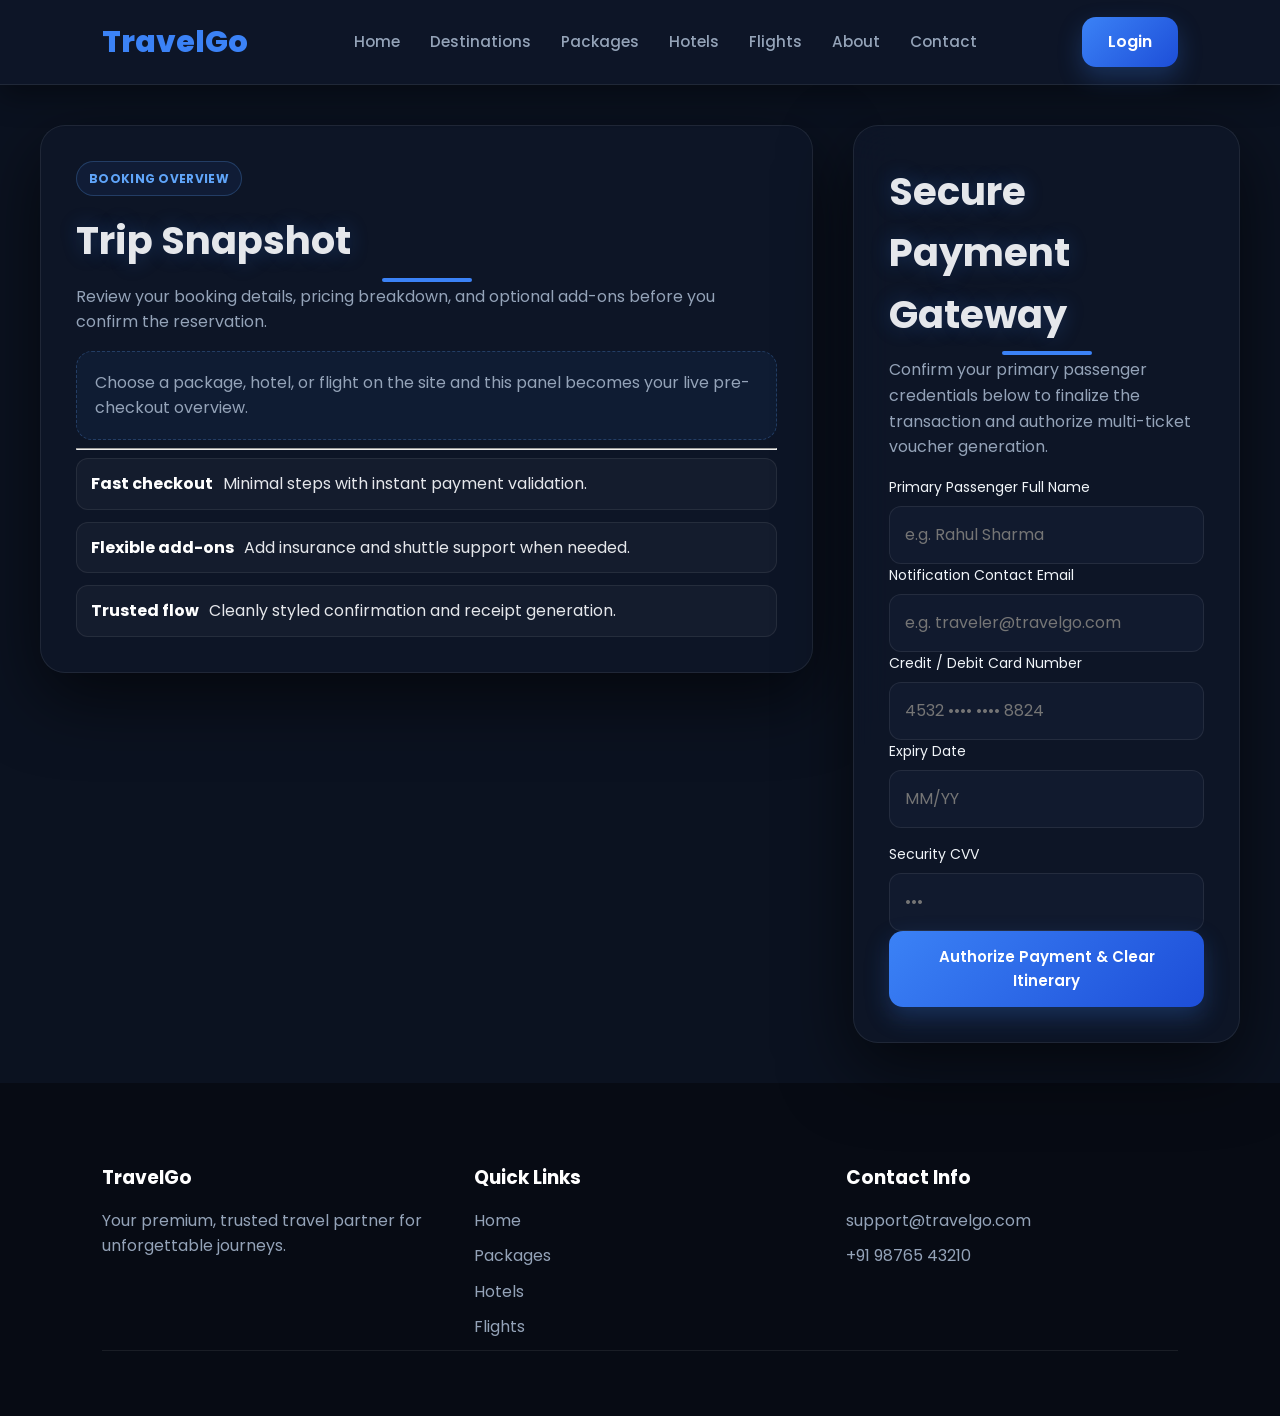
<file: booking.html>
<!DOCTYPE html>
<html lang="en">
<head>
    <meta charset="UTF-8">
    <meta name="viewport" content="width=device-width, initial-scale=1.0">
    <title>TravelGo - Unified Checkout Terminal</title>
    <link rel="stylesheet" href="style.css">
</head>
<body class="dark-theme">

<header class="navbar">
    <div class="logo">
        <h2>TravelGo</h2>
    </div>
    <nav aria-label="Main Navigation">
        <ul class="nav-menu">
            <li><a href="index.html">Home</a></li>
            <li><a href="destinations.html">Destinations</a></li>
            <li><a href="packages.html">Packages</a></li>
            <li><a href="hotels.html">Hotels</a></li>
            <li><a href="flights.html">Flights</a></li>
            <li><a href="about.html">About</a></li>
            <li><a href="contact.html">Contact</a></li>
        </ul>
    </nav>
    <a href="login.html" class="login-btn">Login</a>
</header>

<main class="booking-container page-shell">
    
    <section class="booking-summary">
        <div class="section-pill">Booking overview</div>
        <h2>Trip Snapshot</h2>
        <p>Review your booking details, pricing breakdown, and optional add-ons before you confirm the reservation.</p>

        <div class="summary-note">
            Choose a package, hotel, or flight on the site and this panel becomes your live pre-checkout overview.
        </div>

        <hr>

        <ul class="feature-list">
            <li><strong>Fast checkout</strong> Minimal steps with instant payment validation.</li>
            <li><strong>Flexible add-ons</strong> Add insurance and shuttle support when needed.</li>
            <li><strong>Trusted flow</strong> Cleanly styled confirmation and receipt generation.</li>
        </ul>
    </section>

    <section class="payment-form">
        <h2>Secure Payment Gateway</h2>
        <p>Confirm your primary passenger credentials below to finalize the transaction and authorize multi-ticket voucher generation.</p>
        
        <form action="#" method="POST">
            <div class="form-group">
                <label>Primary Passenger Full Name</label>
                <input type="text" id="cardName" placeholder="e.g. Rahul Sharma" required>
            </div>

            <div class="form-group">
                <label>Notification Contact Email</label>
                <input type="email" placeholder="e.g. traveler@travelgo.com" required>
            </div>

            <div class="form-group">
                <label>Credit / Debit Card Number</label>
                <input type="text" maxlength="19" placeholder="4532 •••• •••• 8824" required>
            </div>

            <div class="form-group-row">
                <div class="form-group">
                    <label>Expiry Date</label>
                    <input type="text" maxlength="5" placeholder="MM/YY" required>
                </div>
                <div class="form-group">
                    <label>Security CVV</label>
                    <input type="password" maxlength="3" placeholder="•••" required>
                </div>
            </div>

            <button type="submit" class="pay-btn">Authorize Payment & Clear Itinerary</button>
        </form>
    </section>

</main>

<footer class="footer">
    <div class="footer-links">
        <div>
            <h3>TravelGo</h3>
            <p>Your premium, trusted travel partner for unforgettable journeys.</p>
        </div>
        <div>
            <h3>Quick Links</h3>
            <ul>
                <li><a href="index.html">Home</a></li>
                <li><a href="packages.html">Packages</a></li>
                <li><a href="hotels.html">Hotels</a></li>
                <li><a href="flights.html">Flights</a></li>
            </ul>
        </div>
        <div>
            <h3>Contact Info</h3>
            <p>support@travelgo.com</p>
            <p>+91 98765 43210</p>
        </div>
    </div>
    <p class="copyright"></p>
</footer>

<script src="main.js"></script>
</body>
</html>
</file>
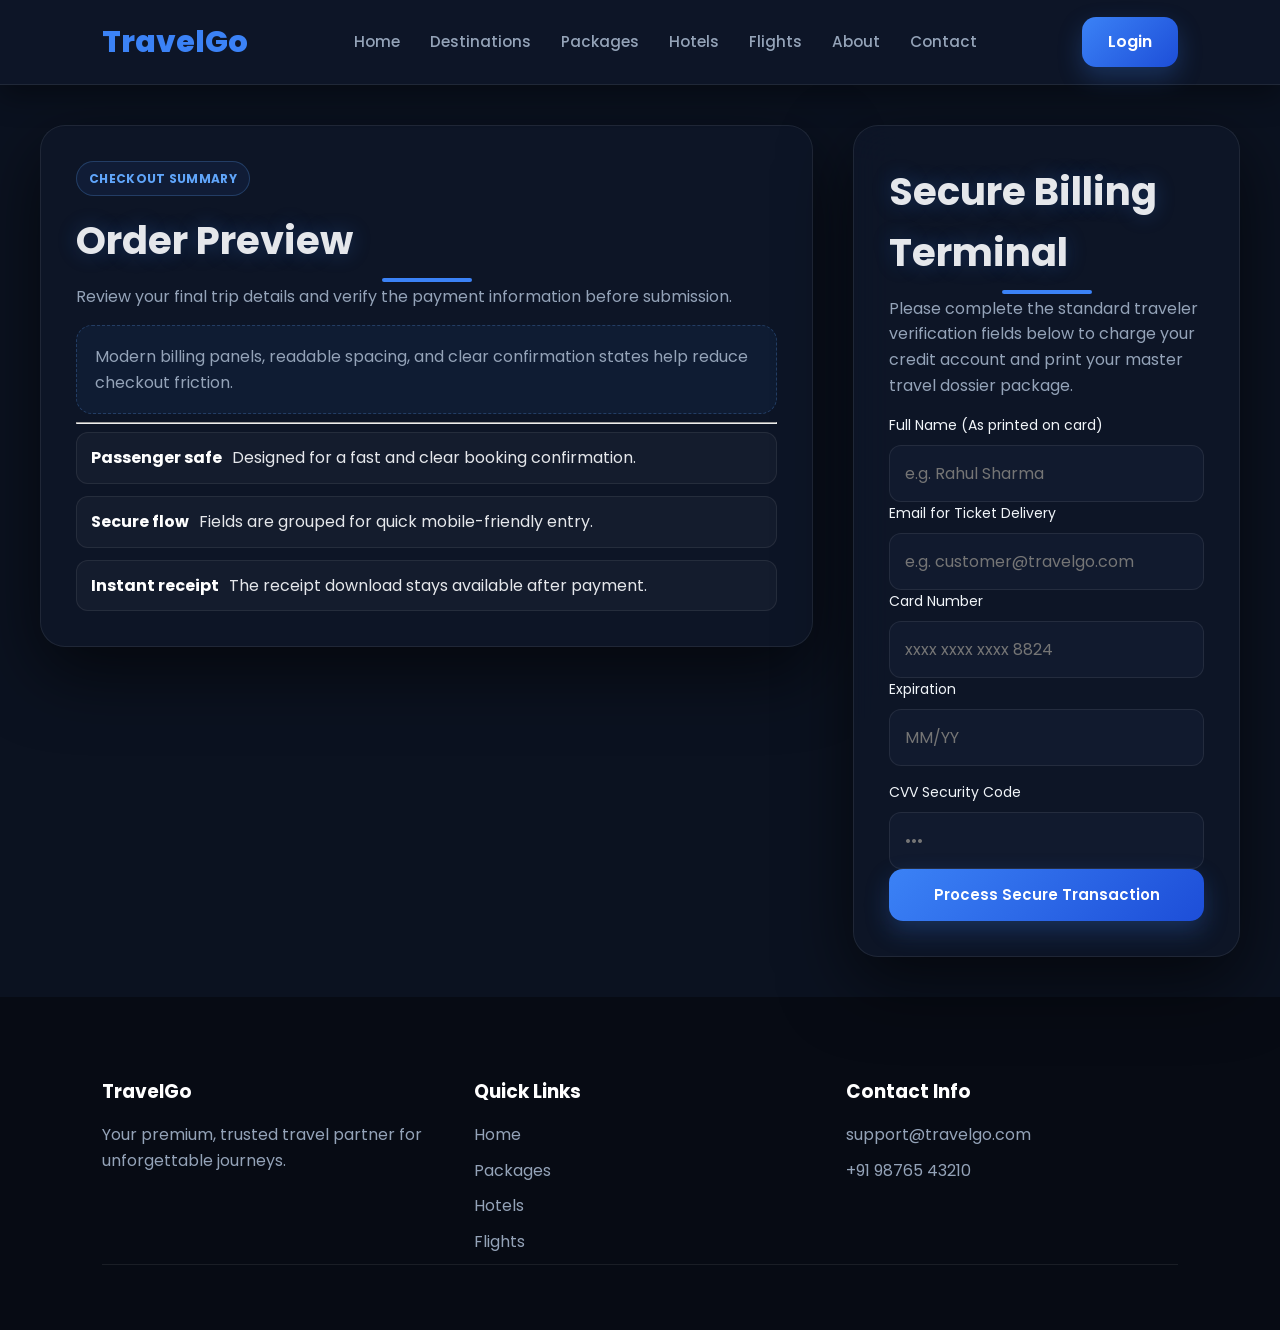
<file: checkout.html>
<!DOCTYPE html>
<html lang="en">
<head>
    <meta charset="UTF-8">
    <meta name="viewport" content="width=device-width, initial-scale=1.0">
    <title>TravelGo - Secure Checkout Terminal</title>
    <link rel="stylesheet" href="style.css">
</head>
<body class="dark-theme">

<header class="navbar">
    <div class="logo">
        <h2>TravelGo</h2>
    </div>
    <nav aria-label="Main Navigation">
        <ul class="nav-menu">
            <li><a href="index.html">Home</a></li>
            <li><a href="destinations.html">Destinations</a></li>
            <li><a href="packages.html">Packages</a></li>
            <li><a href="hotels.html">Hotels</a></li>
            <li><a href="flights.html">Flights</a></li>
            <li><a href="about.html">About</a></li>
            <li><a href="contact.html">Contact</a></li>
        </ul>
    </nav>
    <a href="login.html" class="login-btn">Login</a>
</header>

<main class="checkout-wrapper page-shell">
    
    <section class="booking-summary">
        <div class="section-pill">Checkout summary</div>
        <h2>Order Preview</h2>
        <p>Review your final trip details and verify the payment information before submission.</p>

        <div class="summary-note">
            Modern billing panels, readable spacing, and clear confirmation states help reduce checkout friction.
        </div>

        <hr>

        <ul class="stack-list">
            <li><strong>Passenger safe</strong> Designed for a fast and clear booking confirmation.</li>
            <li><strong>Secure flow</strong> Fields are grouped for quick mobile-friendly entry.</li>
            <li><strong>Instant receipt</strong> The receipt download stays available after payment.</li>
        </ul>
    </section>

    <section class="payment-form">
        <h2>Secure Billing Terminal</h2>
        <p>Please complete the standard traveler verification fields below to charge your credit account and print your master travel dossier package.</p>
        
        <form action="#" method="POST">
            <div class="form-group">
                <label>Full Name (As printed on card)</label>
                <input type="text" id="cardName" placeholder="e.g. Rahul Sharma" required>
            </div>

            <div class="form-group">
                <label>Email for Ticket Delivery</label>
                <input type="email" placeholder="e.g. customer@travelgo.com" required>
            </div>

            <div class="form-group">
                <label>Card Number</label>
                <input type="text" maxlength="19" placeholder="xxxx xxxx xxxx 8824" required>
            </div>

            <div class="form-group-row">
                <div class="form-group">
                    <label>Expiration</label>
                    <input type="text" maxlength="5" placeholder="MM/YY" required>
                </div>
                <div class="form-group">
                    <label>CVV Security Code</label>
                    <input type="password" maxlength="3" placeholder="•••" required>
                </div>
            </div>

            <button type="submit" class="pay-btn">Process Secure Transaction</button>
        </form>
    </section>

</main>

<footer class="footer">
    <div class="footer-links">
        <div>
            <h3>TravelGo</h3>
            <p>Your premium, trusted travel partner for unforgettable journeys.</p>
        </div>
        <div>
            <h3>Quick Links</h3>
            <ul>
                <li><a href="index.html">Home</a></li>
                <li><a href="packages.html">Packages</a></li>
                <li><a href="hotels.html">Hotels</a></li>
                <li><a href="flights.html">Flights</a></li>
            </ul>
        </div>
        <div>
            <h3>Contact Info</h3>
            <p>support@travelgo.com</p>
            <p>+91 98765 43210</p>
        </div>
    </div>
    <p class="copyright"></p>
</footer>

<script src="main.js"></script>
</body>
</html>
</file>
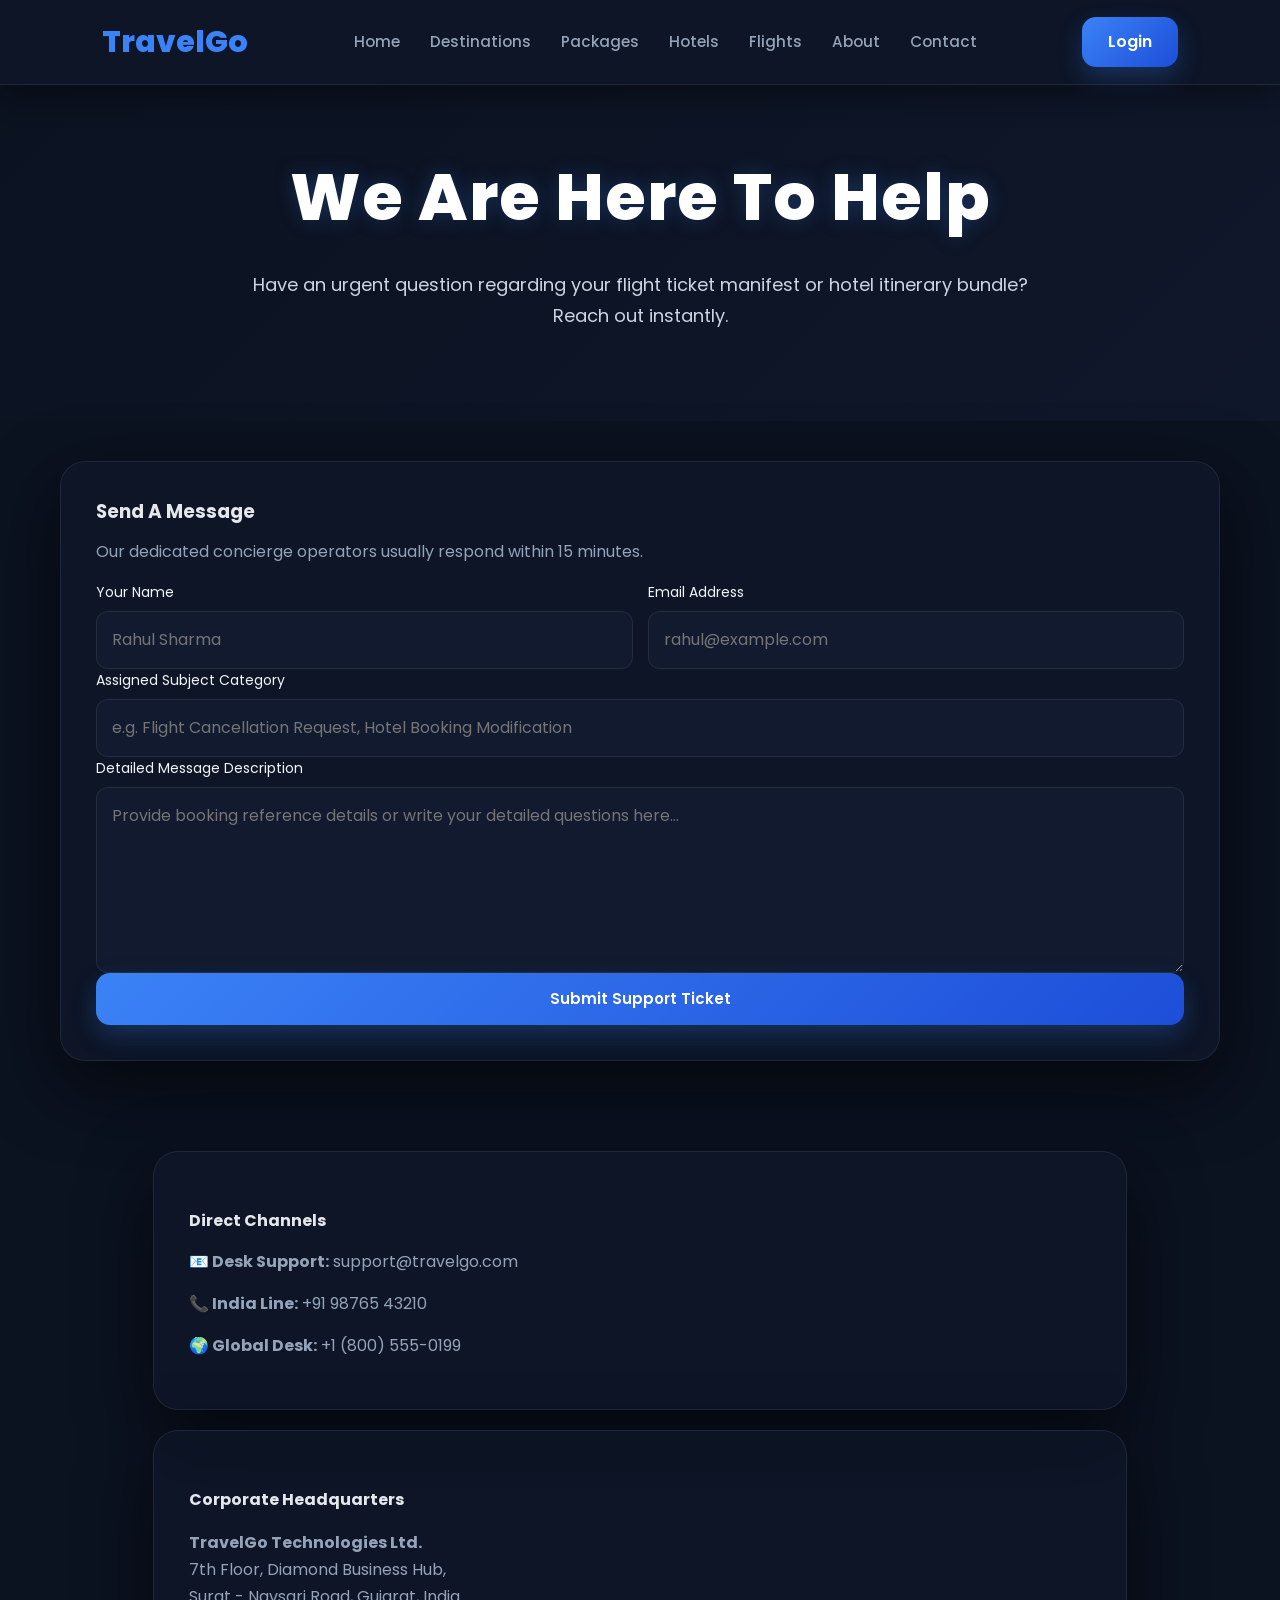
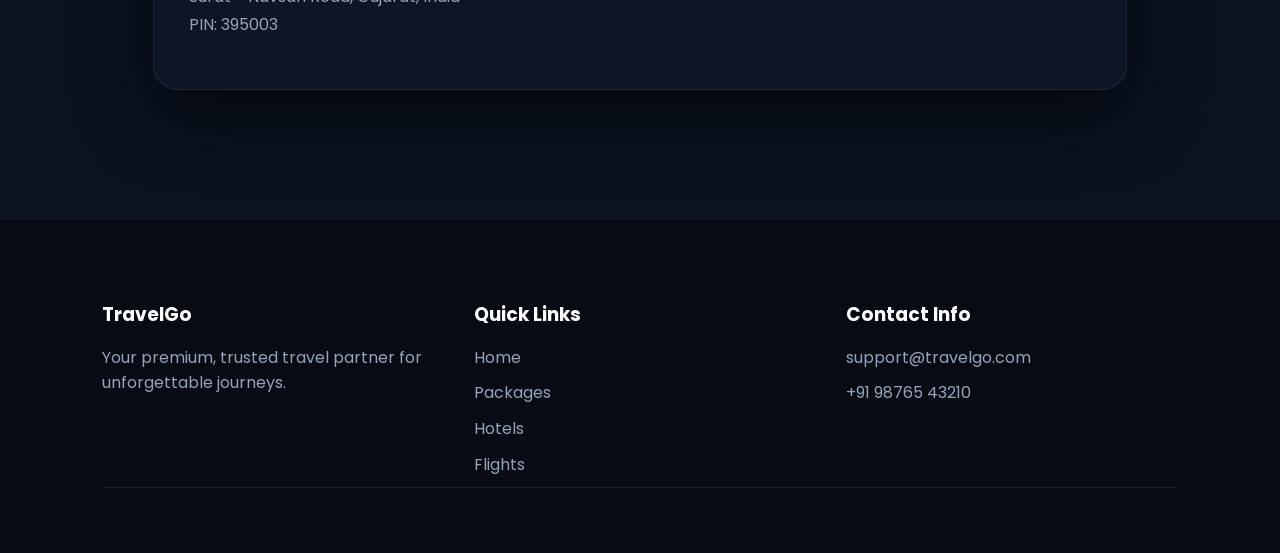
<file: contact.html>
<!DOCTYPE html>
<html lang="en">
<head>
    <meta charset="UTF-8">
    <meta name="viewport" content="width=device-width, initial-scale=1.0">
    <title>TravelGo - Contact & 24/7 Concierge Support</title>
    <link rel="stylesheet" href="style.css">
</head>
<body class="dark-theme">

<header class="navbar">
    <div class="logo">
        <h2>TravelGo</h2>
    </div>
    <nav aria-label="Main Navigation">
        <ul class="nav-menu">
            <li><a href="index.html">Home</a></li>
            <li><a href="destinations.html">Destinations</a></li>
            <li><a href="packages.html">Packages</a></li>
            <li><a href="hotels.html">Hotels</a></li>
            <li><a href="flights.html">Flights</a></li>
            <li><a href="about.html">About</a></li>
            <li><a href="contact.html">Contact</a></li>
        </ul>
    </nav>
    <a href="login.html" class="login-btn">Login</a>
</header>

<section class="contact-hero">
    <div class="hero-content">
        <h1>We Are Here To Help</h1>
        <p class="section-copy">Have an urgent question regarding your flight ticket manifest or hotel itinerary bundle? Reach out instantly.</p>
    </div>
</section>

<main class="contact-workspace page-shell">
    
    <section class="contact-form-box">
        <h3>Send A Message</h3>
        <p>Our dedicated concierge operators usually respond within 15 minutes.</p>
        
        <form action="#" method="POST">
            <div class="form-group-row">
                <div class="form-group">
                    <label>Your Name</label>
                    <input type="text" placeholder="Rahul Sharma" required>
                </div>
                <div class="form-group">
                    <label>Email Address</label>
                    <input type="email" placeholder="rahul@example.com" required>
                </div>
            </div>

            <div class="form-group">
                <label>Assigned Subject Category</label>
                <input type="text" placeholder="e.g. Flight Cancellation Request, Hotel Booking Modification" required>
            </div>

            <div class="form-group">
                <label>Detailed Message Description</label>
                <textarea rows="6" placeholder="Provide booking reference details or write your detailed questions here..." required></textarea>
            </div>

            <button type="submit" class="submit-ticket-btn">Submit Support Ticket</button>
        </form>
    </section>

    <section class="contact-channels">
        
        <div class="channel-card">
            <h4>Direct Channels</h4>
            <p><strong>📧 Desk Support:</strong> support@travelgo.com</p>
            <p><strong>📞 India Line:</strong> +91 98765 43210</p>
            <p><strong>🌍 Global Desk:</strong> +1 (800) 555-0199</p>
        </div>

        <div class="channel-card">
            <h4>Corporate Headquarters</h4>
            <p class="section-copy">
                <strong>TravelGo Technologies Ltd.</strong><br>
                7th Floor, Diamond Business Hub,<br>
                Surat - Navsari Road, Gujarat, India<br>
                PIN: 395003
            </p>
        </div>

    </section>
</main>

<footer class="footer">
    <div class="footer-links">
        <div>
            <h3>TravelGo</h3>
            <p>Your premium, trusted travel partner for unforgettable journeys.</p>
        </div>
        <div>
            <h3>Quick Links</h3>
            <ul>
                <li><a href="index.html">Home</a></li>
                <li><a href="packages.html">Packages</a></li>
                <li><a href="hotels.html">Hotels</a></li>
                <li><a href="flights.html">Flights</a></li>
            </ul>
        </div>
        <div>
            <h3>Contact Info</h3>
            <p>support@travelgo.com</p>
            <p>+91 98765 43210</p>
        </div>
    </div>
    <p class="copyright"></p>
</footer>

<script src="main.js"></script>
</body>
</html>
</file>
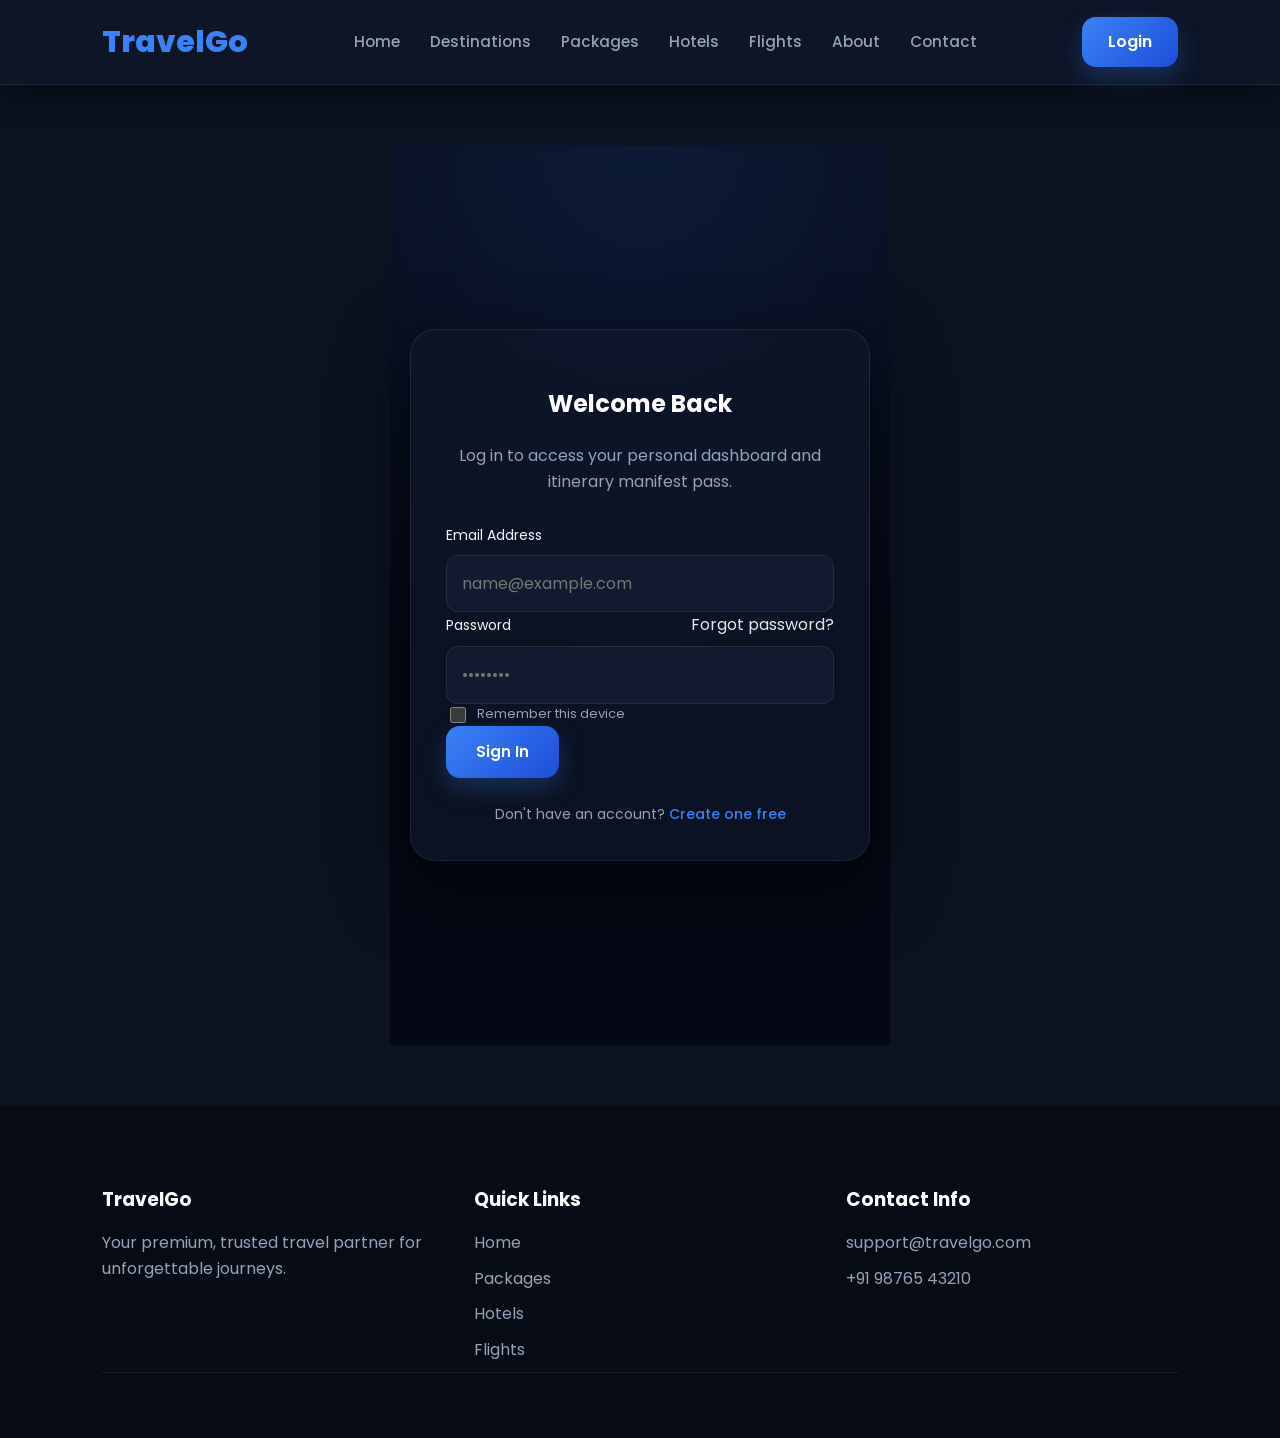
<file: login.html>
<!DOCTYPE html>
<html lang="en">
<head>
    <meta charset="UTF-8">
    <meta name="viewport" content="width=device-width, initial-scale=1.0">
    <title>TravelGo - Account Portal Authentication</title>
    <link rel="stylesheet" href="style.css">
</head>
<body class="dark-theme">

<header class="navbar">
    <div class="logo">
        <h2>TravelGo</h2>
    </div>
    <nav aria-label="Main Navigation">
        <ul class="nav-menu">
            <li><a href="index.html">Home</a></li>
            <li><a href="destinations.html">Destinations</a></li>
            <li><a href="packages.html">Packages</a></li>
            <li><a href="hotels.html">Hotels</a></li>
            <li><a href="flights.html">Flights</a></li>
            <li><a href="about.html">About</a></li>
            <li><a href="contact.html">Contact</a></li>
        </ul>
    </nav>
    <a href="login.html" class="login-btn">Login</a>
</header>

<main class="auth-container">
    
    <div class="auth-card">
        
        <div class="auth-header">
            <h2>Welcome Back</h2>
            <p>Log in to access your personal dashboard and itinerary manifest pass.</p>
        </div>

        <form class="login-form" action="#" method="POST">
            
            <div class="form-group">
                <label>Email Address</label>
                <input type="email" placeholder="name@example.com" required>
            </div>

            <div class="form-group">
                <div class="password-row">
                    <label>Password</label>
                    <a href="#">Forgot password?</a>
                </div>
                <input type="password" placeholder="••••••••" required>
            </div>

            <div class="form-remember">
                <input type="checkbox" id="rememberMe">
                <label for="rememberMe">Remember this device</label>
            </div>

            <button type="submit" class="auth-btn">Sign In</button>

        </form>

        <div class="auth-footer">
            Don't have an account? <a href="signup.html">Create one free</a>
        </div>

    </div>

</main>

<footer class="footer">
    <div class="footer-links">
        <div>
            <h3>TravelGo</h3>
            <p>Your premium, trusted travel partner for unforgettable journeys.</p>
        </div>
        <div>
            <h3>Quick Links</h3>
            <ul>
                <li><a href="index.html">Home</a></li>
                <li><a href="packages.html">Packages</a></li>
                <li><a href="hotels.html">Hotels</a></li>
                <li><a href="flights.html">Flights</a></li>
            </ul>
        </div>
        <div>
            <h3>Contact Info</h3>
            <p>support@travelgo.com</p>
            <p>+91 98765 43210</p>
        </div>
    </div>
    <p class="copyright"></p>
</footer>

<script src="main.js"></script>
</body>
</html>
</file>
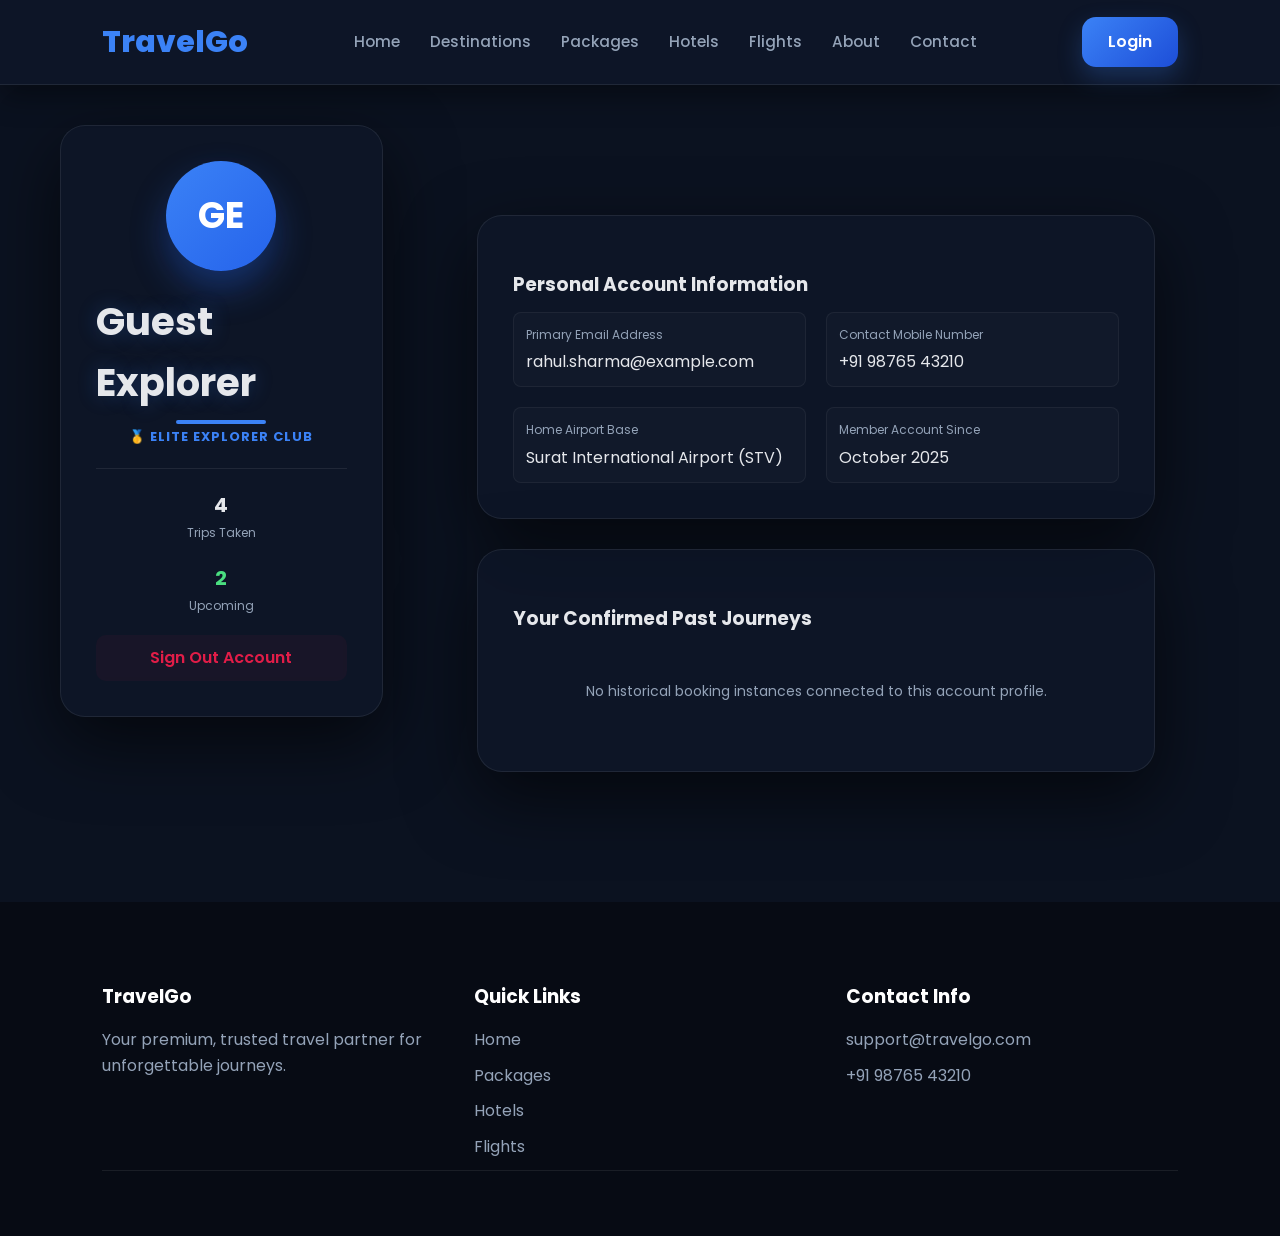
<file: profile.html>
<!DOCTYPE html>
<html lang="en">
<head>
    <meta charset="UTF-8">
    <meta name="viewport" content="width=device-width, initial-scale=1.0">
    <title>TravelGo - User Profile Dashboard</title>
    <link rel="stylesheet" href="style.css">
</head>
<body class="dark-theme">

<header class="navbar">
    <div class="logo">
        <h2>TravelGo</h2>
    </div>
    <nav aria-label="Main Navigation">
        <ul class="nav-menu">
            <li><a href="index.html">Home</a></li>
            <li><a href="destinations.html">Destinations</a></li>
            <li><a href="packages.html">Packages</a></li>
            <li><a href="hotels.html">Hotels</a></li>
            <li><a href="flights.html">Flights</a></li>
            <li><a href="about.html">About</a></li>
            <li><a href="contact.html">Contact</a></li>
        </ul>
    </nav>
    <a href="login.html" class="login-btn">Login</a>
</header>

<main class="profile-container page-shell">
    
    <section class="profile-sidebar">
        
        <div class="avatar-wrapper" id="profile-avatar">GE</div>
        
        <h2 id="profile-name">Guest Explorer</h2>
        <p class="profile-badge">🥇 Elite Explorer Club</p>
        
        <hr class="profile-divider">

            <div class="profile-stats">
                <div>
                    <h4>4</h4>
                    <p>Trips Taken</p>
                </div>
                <div>
                <h4 class="stat-positive">2</h4>
                    <p>Upcoming</p>
                </div>
            </div>

        <a href="index.html" class="logout-link">
            Sign Out Account
        </a>
    </section>

    <section class="profile-main">
        
        <div class="account-details-box">
            <h3>Personal Account Information</h3>
            
            <div class="info-grid">
                <div>
                    <label>Primary Email Address</label>
                    <div>rahul.sharma@example.com</div>
                </div>
                <div>
                    <label>Contact Mobile Number</label>
                    <div>+91 98765 43210</div>
                </div>
                <div>
                    <label>Home Airport Base</label>
                    <div>Surat International Airport (STV)</div>
                </div>
                <div>
                    <label>Member Account Since</label>
                    <div>October 2025</div>
                </div>
            </div>
        </div>

        <div class="travel-history-box">
            <h3>Your Confirmed Past Journeys</h3>
            
            <div class="history-list">
                
                <div class="history-item">
                    <div>
                        <h4>Goa Beach Vacation Package</h4>
                        <p>Completed Voyage — Mar 2026 | Ref: #TG-88241</p>
                    </div>
                    <span>Archived</span>
                </div>

                <div class="history-item">
                    <div>
                        <h4>The Radisson Palace, Agra</h4>
                        <p>2 Nights Luxury Stay — Nov 2025 | Ref: #TG-43110</p>
                    </div>
                    <span>Archived</span>
                </div>

            </div>
        </div>

    </section>
</main>

<footer class="footer">
    <div class="footer-links">
        <div>
            <h3>TravelGo</h3>
            <p>Your premium, trusted travel partner for unforgettable journeys.</p>
        </div>
        <div>
            <h3>Quick Links</h3>
            <ul>
                <li><a href="index.html">Home</a></li>
                <li><a href="packages.html">Packages</a></li>
                <li><a href="hotels.html">Hotels</a></li>
                <li><a href="flights.html">Flights</a></li>
            </ul>
        </div>
        <div>
            <h3>Contact Info</h3>
            <p>support@travelgo.com</p>
            <p>+91 98765 43210</p>
        </div>
    </div>
    <p class="copyright"></p>
</footer>

<script src="main.js"></script>
</body>
</html>
</file>
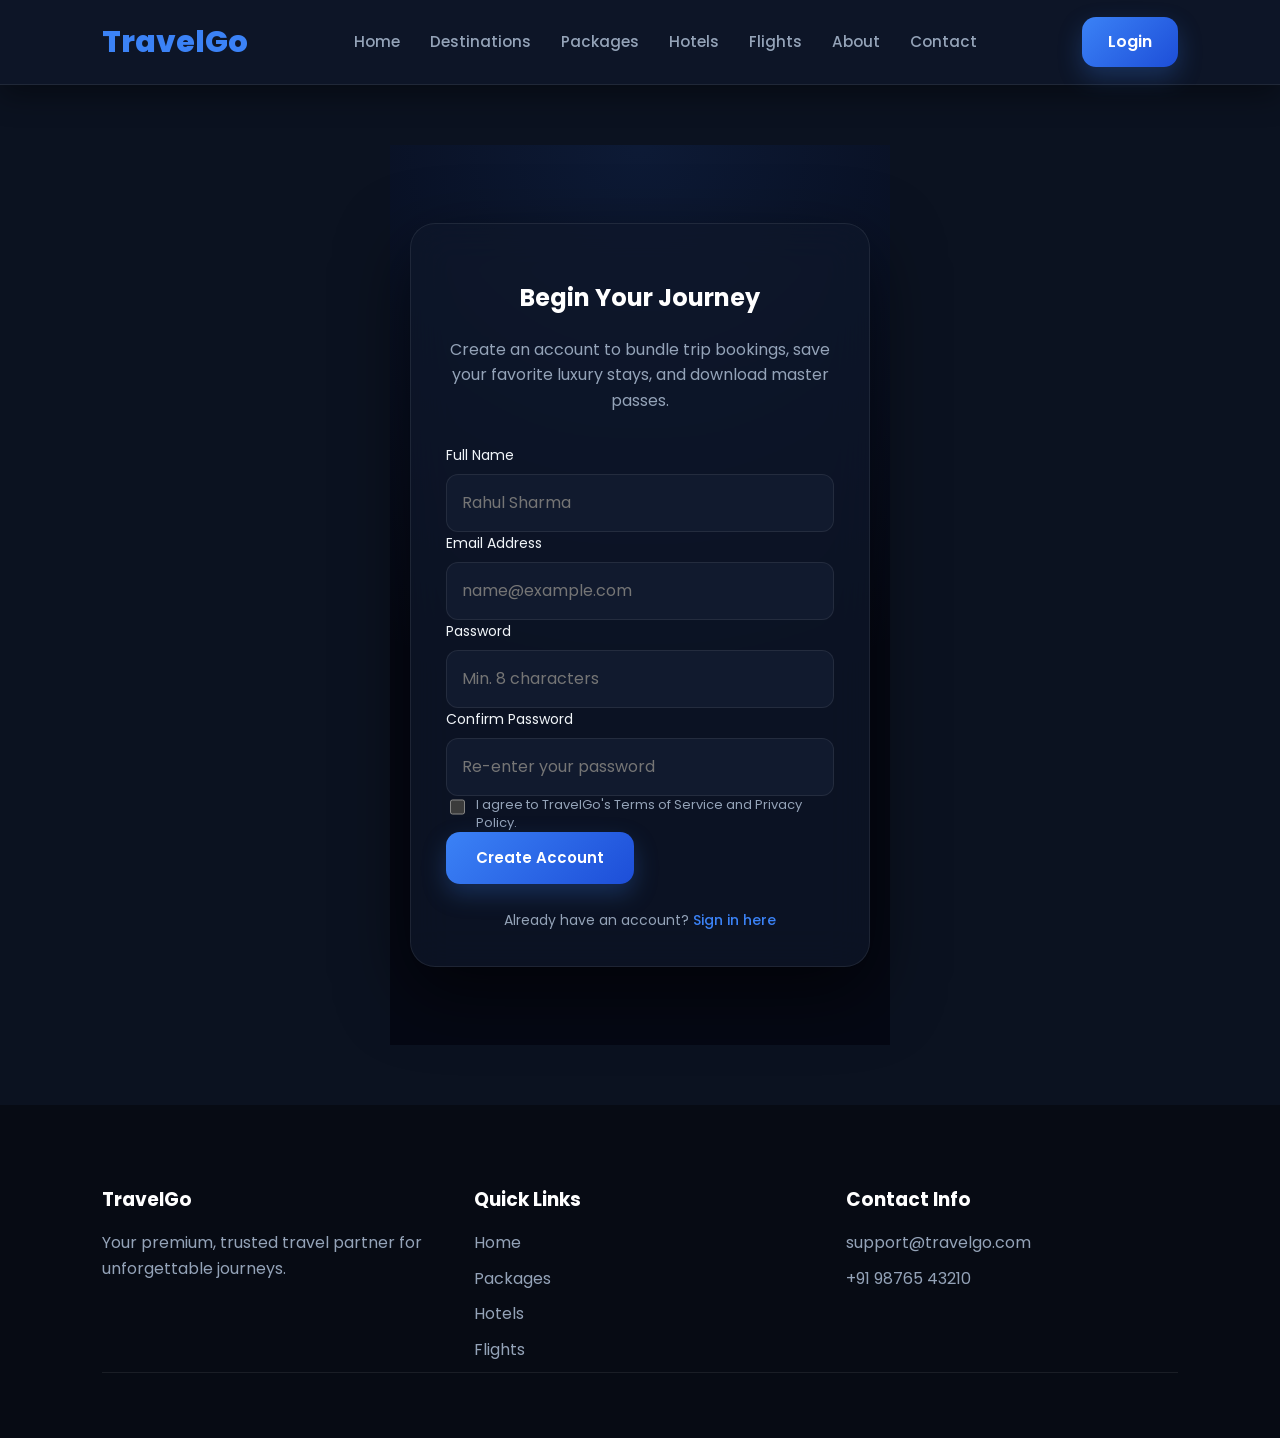
<file: signup.html>
<!DOCTYPE html>
<html lang="en">
<head>
    <meta charset="UTF-8">
    <meta name="viewport" content="width=device-width, initial-scale=1.0">
    <title>TravelGo - Create Your Account</title>
    <link rel="stylesheet" href="style.css">
</head>
<body class="dark-theme">

<header class="navbar">
    <div class="logo">
        <h2>TravelGo</h2>
    </div>
    <nav aria-label="Main Navigation">
        <ul class="nav-menu">
            <li><a href="index.html">Home</a></li>
            <li><a href="destinations.html">Destinations</a></li>
            <li><a href="packages.html">Packages</a></li>
            <li><a href="hotels.html">Hotels</a></li>
            <li><a href="flights.html">Flights</a></li>
            <li><a href="about.html">About</a></li>
            <li><a href="contact.html">Contact</a></li>
        </ul>
    </nav>
    <a href="login.html" class="login-btn">Login</a>
</header>

<main class="auth-container">
    
    <div class="auth-card">
        
        <div class="auth-header">
            <h2>Begin Your Journey</h2>
            <p>Create an account to bundle trip bookings, save your favorite luxury stays, and download master passes.</p>
        </div>

        <form class="signup-form" action="#" method="POST">
            
            <div class="form-group">
                <label>Full Name</label>
                <input type="text" placeholder="Rahul Sharma" required>
            </div>

            <div class="form-group">
                <label>Email Address</label>
                <input type="email" placeholder="name@example.com" required>
            </div>

            <div class="form-group">
                <label>Password</label>
                <input type="password" placeholder="Min. 8 characters" required>
            </div>

            <div class="form-group">
                <label>Confirm Password</label>
                <input type="password" placeholder="Re-enter your password" required>
            </div>

            <div class="form-policy">
                <input type="checkbox" id="agreeTerms" required>
                <label for="agreeTerms">
                    I agree to TravelGo's <a href="#">Terms of Service</a> and <a href="#">Privacy Policy</a>.
                </label>
            </div>

            <button type="submit" class="auth-btn">Create Account</button>

        </form>

        <div class="auth-footer">
            Already have an account? <a href="login.html">Sign in here</a>
        </div>

    </div>

</main>

<footer class="footer">
    <div class="footer-links">
        <div>
            <h3>TravelGo</h3>
            <p>Your premium, trusted travel partner for unforgettable journeys.</p>
        </div>
        <div>
            <h3>Quick Links</h3>
            <ul>
                <li><a href="index.html">Home</a></li>
                <li><a href="packages.html">Packages</a></li>
                <li><a href="hotels.html">Hotels</a></li>
                <li><a href="flights.html">Flights</a></li>
            </ul>
        </div>
        <div>
            <h3>Contact Info</h3>
            <p>support@travelgo.com</p>
            <p>+91 98765 43210</p>
        </div>
    </div>
    <p class="copyright"></p>
</footer>

<script src="main.js"></script>
</body>
</html>
</file>
<file: style.css>
@import url('https://fonts.googleapis.com/css2?family=Poppins:wght@300;400;500;600;700;800&display=swap');

:root {
    --bg: #0b1220;
    --bg-alt: #050814;
    --surface: #111a2e;
    --surface-2: #0f172a;
    --surface-3: #070b14;
    --text: #e5e7eb;
    --muted: #94a3b8;
    --primary: #3b82f6;
    --primary-strong: #2563eb;
    --primary-soft: #60a5fa;
    --success: #10b981;
    --border: rgba(255, 255, 255, 0.08);
    --shadow: 0 15px 40px rgba(0, 0, 0, 0.5);
    --shadow-lg: 0 25px 70px rgba(0, 0, 0, 0.6);
    --card-grad: linear-gradient(145deg, var(--surface), var(--surface-2));
    --panel-grad: linear-gradient(145deg, #0f172a, #111a2e);
    --hero-grad: linear-gradient(135deg, #050814, #0b1220);
}

*,
*::before,
*::after {
    box-sizing: border-box;
}

html {
    scroll-behavior: smooth;
    color-scheme: dark;
}

body {
    margin: 0;
    background: var(--bg);
    color: var(--text);
    font-family: 'Poppins', sans-serif;
    line-height: 1.6;
    overflow-x: hidden;
}

a {
    color: inherit;
    text-decoration: none;
    transition: color 0.25s ease, opacity 0.25s ease, transform 0.25s ease;
}

a:hover {
    color: var(--primary-soft);
}

img {
    display: block;
    width: 100%;
}

ul {
    list-style: none;
    padding: 0;
    margin: 0;
}

button,
input,
select,
textarea {
    font: inherit;
}

section {
    padding: 90px 8%;
    animation: fadeUp 0.8s ease both;
}

section h1 {
    margin: 0;
    font-size: clamp(2.6rem, 6vw, 4.1rem);
    font-weight: 800;
}

section h2 {
    position: relative;
    margin: 0 0 25px;
    text-align: center;
    font-size: clamp(2rem, 4vw, 2.4rem);
    font-weight: 700;
    text-shadow: 0 0 20px rgba(59, 130, 246, 0.25);
}

section h2::after {
    content: "";
    position: absolute;
    left: 50%;
    bottom: -10px;
    width: 90px;
    height: 4px;
    transform: translateX(-50%);
    border-radius: 999px;
    background: var(--primary);
}

section p {
    color: var(--muted);
}

.navbar {
    position: sticky;
    top: 0;
    z-index: 1000;
    display: flex;
    align-items: center;
    justify-content: space-between;
    gap: 20px;
    width: 100%;
    min-height: 85px;
    padding: 0 8%;
    background: rgba(15, 23, 42, 0.85);
    border-bottom: 1px solid var(--border);
    box-shadow: 0 10px 30px rgba(0, 0, 0, 0.4);
    backdrop-filter: blur(20px);
}

.logo h2 {
    margin: 0;
    color: var(--primary);
    font-size: 1.9rem;
    font-weight: 800;
    cursor: pointer;
    transition: transform 0.25s ease, color 0.25s ease;
}

.logo h2:hover {
    transform: scale(1.06);
    color: var(--primary-soft);
}

.nav-menu {
    display: flex;
    align-items: center;
    gap: 30px;
    flex-wrap: wrap;
}

.nav-menu a {
    position: relative;
    color: var(--muted);
    font-size: 0.95rem;
    font-weight: 500;
}

.nav-menu a:hover {
    color: #fff;
}

.nav-menu a::after {
    content: "";
    position: absolute;
    left: 0;
    bottom: -6px;
    width: 0;
    height: 2px;
    background: var(--primary);
    transition: width 0.25s ease;
}

.nav-menu a:hover::after {
    width: 100%;
}

.login-btn,
:is(.hero-btn, .book-btn, .flight-btn, .hotel-btn, .search-btn, .contact-btn, .pay-btn, .confirm-btn, .login-submit-btn, .signup-submit-btn, .submit-ticket-btn, .auth-btn, .package-card button) {
    position: relative;
    overflow: hidden;
    display: inline-flex;
    align-items: center;
    justify-content: center;
    gap: 0.5rem;
    border: 0;
    border-radius: 14px;
    background: linear-gradient(135deg, var(--primary), #1d4ed8);
    color: #fff;
    cursor: pointer;
    box-shadow: 0 10px 25px rgba(59, 130, 246, 0.25);
    transition: transform 0.25s ease, box-shadow 0.25s ease, filter 0.25s ease;
}

.login-btn {
    padding: 12px 26px;
    font-weight: 600;
    text-decoration: none;
}

:is(.hero-btn, .book-btn, .flight-btn, .hotel-btn, .search-btn, .contact-btn, .pay-btn, .confirm-btn, .login-submit-btn, .signup-submit-btn, .submit-ticket-btn, .auth-btn, .package-card button) {
    padding: 14px 30px;
    font-size: 15px;
    font-weight: 600;
}

.login-btn:hover,
:is(.hero-btn, .book-btn, .flight-btn, .hotel-btn, .search-btn, .contact-btn, .pay-btn, .confirm-btn, .login-submit-btn, .signup-submit-btn, .submit-ticket-btn, .auth-btn, .package-card button):hover {
    transform: translateY(-4px) scale(1.02);
    box-shadow: 0 18px 40px rgba(59, 130, 246, 0.4);
}

:is(.hero-btn, .book-btn, .flight-btn, .hotel-btn, .search-btn, .login-btn, .pay-btn, .confirm-btn, .submit-ticket-btn, .auth-btn)::after {
    content: "";
    position: absolute;
    inset: 0 auto 0 -100%;
    width: 100%;
    background: linear-gradient(90deg, transparent, rgba(255, 255, 255, 0.25), transparent);
    transition: left 0.7s ease;
}

:is(.hero-btn, .book-btn, .flight-btn, .hotel-btn, .search-btn, .login-btn, .pay-btn, .confirm-btn, .submit-ticket-btn, .auth-btn):hover::after {
    left: 100%;
}

input,
select,
textarea {
    width: 100%;
    padding: 15px;
    background: var(--surface);
    border: 1px solid var(--border);
    border-radius: 12px;
    color: #fff;
    outline: none;
    transition: border-color 0.25s ease, box-shadow 0.25s ease, background 0.25s ease;
}

input:focus,
select:focus,
textarea:focus {
    border-color: var(--primary);
    box-shadow: 0 0 0 4px rgba(59, 130, 246, 0.2);
}

.form-group {
    display: flex;
    flex-direction: column;
    gap: 8px;
}

label {
    color: #f1f5f9;
    font-size: 14px;
}

:is(.destination-card, .package-card, .hotel-card, .flight-card, .feature-card, .review-card, .team-card, .info-card, .stat-card, .trip-card, .history-item) {
    overflow: hidden;
    border: 1px solid var(--border);
    border-radius: 20px;
    background: var(--card-grad);
    box-shadow: var(--shadow);
    color: #fff;
    transition: transform 0.35s ease, box-shadow 0.35s ease, background 0.35s ease;
}

:is(.destination-card, .package-card, .hotel-card, .flight-card, .feature-card, .team-card, .stat-card, .trip-card):hover {
    transform: translateY(-10px) scale(1.02);
    box-shadow: 0 25px 60px rgba(59, 130, 246, 0.25);
}

:is(.destination-card img, .package-card img, .hotel-card img, .team-card img) {
    transition: transform 0.6s ease, filter 0.6s ease;
}

:is(.destination-card:hover img, .package-card:hover img, .hotel-card:hover img, .team-card:hover img) {
    transform: scale(1.12);
    filter: brightness(1.1);
}

.hero,
.destination-hero,
.package-hero,
.packages-hero,
.hotel-hero,
.flight-hero,
.about-hero,
.contact-hero,
.booking-hero,
.checkout-hero {
    position: relative;
    overflow: hidden;
    min-height: 90vh;
    display: flex;
    align-items: center;
    justify-content: center;
    text-align: center;
    color: #fff;
    background: radial-gradient(circle at top, rgba(59, 130, 246, 0.25), transparent 60%), var(--hero-grad);
}

.about-hero {
    background:
        linear-gradient(rgba(15, 23, 42, 0.8), rgba(15, 23, 42, 0.92)),
        url('https://images.unsplash.com/photo-1469854523086-cc02fe5d8800?q=80&w=1200&auto=format&fit=cover') center/cover;
}

.contact-hero {
    min-height: auto;
    padding: 60px 20px;
    background: linear-gradient(135deg, #0b1220, #0f172a);
}

.about-hero .hero-content,
.contact-hero .hero-content {
    max-width: 800px;
    margin: 0 auto;
}

.page-shell,
.about-workspace,
.contact-workspace,
.profile-container,
.booking-container,
.checkout-wrapper {
    width: min(1200px, calc(100% - 40px));
    margin: 40px auto;
}

.about-workspace,
.contact-workspace,
.profile-container {
    padding: 0 20px;
}

.booking-container,
.checkout-wrapper,
.contact-workspace,
.profile-container {
    gap: 30px;
}

.story-block {
    display: grid;
    grid-template-columns: 1.05fr 0.95fr;
    gap: 40px;
    align-items: center;
    margin-bottom: 60px;
}

.story-text h2,
.values-section h2,
.contact-form-box h3,
.channel-card h4,
.payment-form h2,
.booking-summary h2,
.profile-main h3,
.profile-sidebar h2 {
    text-align: left;
    margin-bottom: 12px;
}

.story-image img {
    border: 1px solid rgba(255, 255, 255, 0.08);
    border-radius: 18px;
    box-shadow: 0 20px 40px rgba(0, 0, 0, 0.3);
}

.values-section {
    margin-top: 80px;
}

.values-grid {
    grid-template-columns: repeat(auto-fit, minmax(280px, 1fr));
}

.value-card {
    padding: 30px;
    border-radius: 18px;
}

.value-card > div:first-child {
    margin-bottom: 15px;
    font-size: 2rem;
}

.contact-workspace,
.profile-container {
    align-items: start;
}

.contact-channels {
    display: flex;
    flex-direction: column;
    gap: 20px;
}

.profile-container {
    display: grid;
    grid-template-columns: minmax(280px, 1fr) minmax(0, 2.5fr);
}

.profile-sidebar {
    text-align: center;
    height: fit-content;
}

.avatar-wrapper {
    width: 110px;
    height: 110px;
    margin: 0 auto 20px;
    border-radius: 50%;
    background: linear-gradient(135deg, var(--primary), var(--primary-strong));
    color: #fff;
    font-size: 36px;
    font-weight: 700;
    line-height: 110px;
    text-transform: uppercase;
    box-shadow: 0 18px 35px rgba(37, 99, 235, 0.35);
}

.profile-badge {
    margin-bottom: 20px;
    color: var(--primary);
    font-size: 13px;
    font-weight: 700;
    letter-spacing: 1px;
    text-transform: uppercase;
}

.profile-divider {
    margin: 20px 0;
    border: 0;
    border-top: 1px solid var(--border);
}

.profile-stats {
    margin-bottom: 20px;
    text-align: center;
    grid-template-columns: repeat(auto-fit, minmax(120px, 1fr));
}

.profile-stats h4 {
    margin: 0 0 2px;
    font-size: 1.25rem;
}

.profile-stats h4.stat-positive {
    color: #4ade80;
}

.profile-stats p {
    margin: 0;
    color: var(--muted);
    font-size: 12px;
}

.logout-link {
    display: block;
    padding: 10px;
    border-radius: 10px;
    background: rgba(225, 29, 72, 0.05);
    color: #e11d48;
    font-weight: 600;
}

.profile-main {
    display: flex;
    flex-direction: column;
    gap: 30px;
}

.info-grid {
    grid-template-columns: repeat(auto-fit, minmax(220px, 1fr));
}

.info-grid > div {
    padding: 12px;
    border: 1px solid rgba(255, 255, 255, 0.05);
    border-radius: 8px;
    background: rgba(255, 255, 255, 0.02);
}

.info-grid label {
    display: block;
    margin-bottom: 5px;
    color: var(--muted);
    font-size: 12px;
}

.history-item {
    display: flex;
    align-items: center;
    justify-content: space-between;
    gap: 10px;
    padding: 15px;
    border-left: 4px solid #64748b;
    background: rgba(255, 255, 255, 0.02);
}

.history-item p {
    margin: 0;
    font-size: 12px;
}

.history-item span {
    padding: 4px 10px;
    border-radius: 4px;
    background: rgba(255, 255, 255, 0.05);
    color: var(--muted);
    font-size: 12px;
    font-weight: 500;
}

.booking-container,
.checkout-wrapper {
    align-items: start;
    grid-template-columns: minmax(0, 1.2fr) minmax(320px, 1fr);
}

.booking-summary {
    height: fit-content;
}

.payment-form p,
.booking-summary p,
.contact-form-box p,
.auth-card p {
    margin-top: 0;
}

.contact-form-box h3,
.payment-form h2 {
    margin-top: 0;
}

.contact-form-box button,
.payment-form button,
.booking-summary button {
    width: 100%;
}

.form-group-row {
    display: flex;
    gap: 15px;
    flex-wrap: wrap;
}

.form-group-row > .form-group {
    flex: 1;
    min-width: 200px;
}

.auth-container {
    width: min(500px, calc(100% - 40px));
    margin: 60px auto;
    padding: 0 20px;
}

.auth-card {
    width: 100%;
    padding: 40px;
    border-radius: 18px;
}

.form-remember,
.form-policy {
    display: flex;
    align-items: flex-start;
    gap: 8px;
}

.form-remember {
    align-items: center;
}

.form-remember input,
.form-policy input {
    width: 16px;
    height: 16px;
    accent-color: var(--primary);
}

.form-remember label,
.form-policy label {
    font-size: 13px;
    color: var(--muted);
    cursor: pointer;
    line-height: 1.4;
}

.auth-footer a {
    color: var(--primary);
    font-weight: 500;
}

.auth-footer a:hover {
    color: var(--primary-soft);
}

.flight-card {
    position: relative;
    padding: 25px;
    border-radius: 18px;
}

.flight-info {
    display: flex;
    flex-direction: column;
    align-items: center;
}

.airline-tag {
    display: inline-flex;
    align-items: center;
    justify-content: center;
    padding: 4px 10px;
    border-radius: 999px;
    background: var(--primary);
    color: #fff;
    font-size: 11px;
    font-weight: 700;
    letter-spacing: 0.4px;
    text-transform: uppercase;
}

.airline-tag.alt {
    background: #e11d48;
}

.password-row {
    display: flex;
    align-items: center;
    justify-content: space-between;
    gap: 12px;
}

.section-copy {
    color: var(--muted);
    font-size: 1rem;
    line-height: 1.7;
}

.section-copy.tight {
    max-width: 60ch;
}

.hero-content {
    max-width: 900px;
    animation: fadeUp 1s ease both;
}

.hero-content h1 {
    margin-bottom: 20px;
    letter-spacing: 1px;
    text-shadow: 0 0 20px rgba(59, 130, 246, 0.25);
}

.hero-content p {
    margin: 0 0 30px;
    font-size: 1.125rem;
    color: #cbd5e1;
}

.search-section,
.destination-search,
.hotel-search,
.flight-search,
.package-filter,
.package-search {
    width: min(1200px, 90%);
    margin: -60px auto 0;
    padding: 40px;
    border: 1px solid var(--border);
    border-radius: 25px;
    background: var(--panel-grad);
    box-shadow: var(--shadow-lg);
}

.search-form,
.destination-search-form,
.hotel-search-form,
.flight-search-form,
.filter-form,
.package-search-form,
.form-row,
.confirmation-grid,
.values-grid,
.footer-links,
.profile-stats,
.info-grid {
    display: grid;
    gap: 20px;
}

.search-form,
.destination-search-form,
.hotel-search-form,
.flight-search-form,
.filter-form,
.package-search-form {
    grid-template-columns: repeat(auto-fit, minmax(200px, 1fr));
}

.destination-grid,
.package-grid,
.hotel-grid,
.flight-grid {
    display: grid;
    gap: 25px;
    grid-template-columns: repeat(auto-fit, minmax(260px, 1fr));
}

.footer {
    padding: 80px 8% 30px;
    background: var(--surface-3);
    color: #fff;
}

.footer-links {
    grid-template-columns: repeat(auto-fit, minmax(250px, 1fr));
    gap: 40px;
}

.footer h3 {
    margin: 0 0 15px;
}

.footer p,
.footer li {
    margin: 0 0 10px;
    color: var(--muted);
}

.copyright {
    margin: 0;
    padding-top: 25px;
    text-align: center;
    color: var(--muted);
    border-top: 1px solid var(--border);
}

.destinations,
.popular-destinations,
.packages,
.packages-section,
.packages-catalog,
.hotels-catalog,
.flights-catalog,
.features,
.package-benefits,
.flight-benefits,
.hotel-features,
.why-us {
    background: var(--surface-3);
}

.destination-card img,
.package-card img {
    height: 260px;
    object-fit: cover;
}

.hotel-card img {
    height: 240px;
    object-fit: cover;
}

.destination-card h3,
.package-content h3,
.hotel-content h3,
.flight-card h3,
.feature-card h3,
.why-card h3 {
    margin: 0 0 10px;
    font-size: 1.375rem;
}

.destination-card p,
.package-content p,
.hotel-content p,
.flight-card p,
.feature-card p,
.why-card p {
    color: var(--muted);
}

.destination-card a {
    display: inline-block;
    margin: 0 20px 25px;
    color: var(--primary-soft);
    font-weight: 600;
}

.destination-card h3,
.destination-card p,
.destination-card h4,
.destination-card a,
.destination-card .book-btn {
    margin-left: 20px;
    margin-right: 20px;
}

.destination-card h3 {
    margin-top: 15px;
}

.destination-card p {
    margin-top: 0;
    margin-bottom: 15px;
}

.package-content,
.hotel-content {
    padding: 25px;
}

.package-card button {
    margin-top: 8px;
}

.package-content h4,
.hotel-content h4,
.flight-card h4 {
    color: var(--primary-soft);
    font-size: 1.5rem;
    margin: 15px 0;
}

.flight-card {
    padding: 30px;
    text-align: center;
}

.feature-card,
.why-card,
.value-card {
    padding: 40px;
    text-align: center;
    border-radius: 20px;
    background: linear-gradient(145deg, #111a2e, #0f172a);
    border: 1px solid var(--border);
}

.booking-container,
.booking-wrapper,
.checkout-wrapper,
.checkout-container,
.contact-container {
    display: grid;
    gap: 40px;
    grid-template-columns: 2fr 1fr;
}

.booking-form,
.booking-summary,
.account-details-box,
.travel-history-box,
.payment-form,
.order-summary,
.auth-card,
.profile-sidebar,
.contact-form-box,
.contact-info,
.channel-card,
.profile-card,
.login-box,
.signup-box {
    padding: 35px;
    border: 1px solid var(--border);
    border-radius: 25px;
    background: rgba(15, 23, 42, 0.7);
    box-shadow: var(--shadow-lg);
    backdrop-filter: blur(20px);
}

.summary-card h2 {
    color: var(--primary-soft);
}

.summary-card {
    padding: 18px 0 0;
}

.summary-card hr {
    margin: 20px 0;
    border: 0;
    border-top: 1px solid var(--border);
}

.feature-list,
.stack-list {
    display: grid;
    gap: 12px;
}

.feature-list {
    grid-template-columns: 1fr;
}

.feature-list li,
.stack-list li {
    display: flex;
    align-items: flex-start;
    gap: 10px;
    padding: 12px 14px;
    border: 1px solid var(--border);
    border-radius: 12px;
    background: rgba(255, 255, 255, 0.03);
    color: var(--text);
}

.feature-list li strong,
.stack-list li strong {
    color: #fff;
}

.section-pill {
    display: inline-flex;
    align-items: center;
    gap: 8px;
    margin-bottom: 14px;
    padding: 7px 12px;
    border: 1px solid rgba(96, 165, 250, 0.24);
    border-radius: 999px;
    background: rgba(59, 130, 246, 0.08);
    color: var(--primary-soft);
    font-size: 12px;
    font-weight: 700;
    letter-spacing: 0.3px;
    text-transform: uppercase;
}

.summary-note {
    padding: 18px;
    border: 1px dashed rgba(96, 165, 250, 0.25);
    border-radius: 16px;
    background: rgba(59, 130, 246, 0.06);
    color: var(--muted);
}

.form-row {
    grid-template-columns: 1fr 1fr;
}

.confirmation-grid {
    grid-template-columns: repeat(auto-fit, minmax(260px, 1fr));
}

.confirmation-card {
    padding: 30px;
    text-align: center;
    border: 1px solid var(--border);
    border-radius: 20px;
    background: var(--panel-grad);
}

.login-section,
.signup-section,
.auth-container {
    min-height: 100vh;
    display: flex;
    align-items: center;
    justify-content: center;
    background: radial-gradient(circle at top, rgba(59, 130, 246, 0.15), transparent 60%), var(--bg-alt);
}

.auth-header,
.auth-footer {
    text-align: center;
}

.auth-header {
    margin-bottom: 30px;
}

.auth-footer {
    margin-top: 25px;
    font-size: 14px;
    color: var(--muted);
}

.login-box h1,
.signup-box h1,
.profile-card h2,
.auth-card h2 {
    color: #fff;
}

.login-box p,
.signup-box p,
.auth-card p {
    color: var(--muted);
}

.profile-card {
    padding: 40px;
    text-align: center;
}

.profile-stats {
    grid-template-columns: repeat(auto-fit, minmax(120px, 1fr));
}

.history-list {
    display: flex;
    flex-direction: column;
    gap: 15px;
}

.info-card,
.trip-card {
    background: var(--panel-grad);
    border: 1px solid var(--border);
}

.package-list {
    display: flex;
    flex-direction: column;
    gap: 12px;
    margin-top: 20px;
}

.traveler-box {
    width: fit-content;
    padding: 10px;
    border: 1px solid var(--border);
    border-radius: 6px;
    background: var(--surface);
    cursor: pointer;
}

.traveler-popup {
    position: absolute;
    display: none;
    width: 150px;
    margin-top: 5px;
    border: 1px solid var(--border);
    border-radius: 6px;
    background: var(--surface-2);
    box-shadow: var(--shadow);
}

.traveler-option {
    padding: 10px;
    cursor: pointer;
}

.traveler-option:hover {
    background: var(--surface);
}

.faq-item:hover {
    background: var(--surface-2);
    border-left: 4px solid var(--primary);
    transform: translateX(8px);
}

.stat-card:hover {
    background: linear-gradient(135deg, var(--primary-strong), #1d4ed8);
    color: #fff;
    transform: translateY(-8px) scale(1.05);
}

.back-to-top {
    position: fixed;
    right: 25px;
    bottom: 25px;
    z-index: 9999;
    display: none;
    width: 55px;
    height: 55px;
    border: 0;
    border-radius: 50%;
    background: linear-gradient(135deg, var(--primary-strong), #1d4ed8);
    color: #fff;
    font-size: 20px;
    cursor: pointer;
    box-shadow: 0 15px 35px rgba(37, 99, 235, 0.4);
    animation: pulse 2s infinite;
}

.back-to-top:hover {
    transform: scale(1.1);
}

.img-modal {
    display: none;
    position: fixed;
    inset: 0;
    z-index: 9999;
    overflow: auto;
    padding-top: 60px;
    background: rgba(0, 0, 0, 0.9);
}

.modal-content {
    display: block;
    max-width: 90%;
    max-height: 85%;
    margin: auto;
    border-radius: 10px;
    animation: zoom 0.3s ease;
}

.close {
    position: absolute;
    top: 20px;
    right: 35px;
    color: #fff;
    font-size: 40px;
    font-weight: 700;
    cursor: pointer;
}

::-webkit-scrollbar {
    width: 10px;
}

::-webkit-scrollbar-track {
    background: var(--bg-alt);
}

::-webkit-scrollbar-thumb {
    border-radius: 20px;
    background: linear-gradient(180deg, var(--primary-strong), var(--primary-soft));
}

::-webkit-scrollbar-thumb:hover {
    background: var(--primary);
}

@keyframes fadeUp {
    from {
        opacity: 0;
        transform: translateY(40px);
    }
    to {
        opacity: 1;
        transform: translateY(0);
    }
}

@keyframes pulse {
    0% {
        box-shadow: 0 0 0 0 rgba(37, 99, 235, 0.5);
    }
    70% {
        box-shadow: 0 0 0 20px rgba(37, 99, 235, 0);
    }
    100% {
        box-shadow: 0 0 0 0 rgba(37, 99, 235, 0);
    }
}

@keyframes zoom {
    from {
        transform: scale(0.7);
    }
    to {
        transform: scale(1);
    }
}

@media (max-width: 991px) {
    .navbar {
        height: auto;
        padding: 18px 5%;
        flex-wrap: wrap;
    }

    .nav-menu {
        gap: 18px;
        justify-content: center;
    }

    section,
    .footer {
        padding-left: 5%;
        padding-right: 5%;
    }

    .search-section,
    .destination-search,
    .hotel-search,
    .flight-search,
    .package-filter,
    .package-search {
        width: 92%;
        padding: 30px;
    }

    .booking-container,
    .booking-wrapper,
    .checkout-wrapper,
    .checkout-container,
    .contact-container {
        grid-template-columns: 1fr;
    }
}

@media (max-width: 768px) {
    .hero,
    .destination-hero,
    .package-hero,
    .packages-hero,
    .hotel-hero,
    .flight-hero,
    .about-hero,
    .contact-hero,
    .booking-hero,
    .checkout-hero {
        min-height: auto;
        padding-top: 100px;
        padding-bottom: 80px;
    }

    .search-form,
    .destination-search-form,
    .hotel-search-form,
    .flight-search-form,
    .filter-form,
    .package-search-form,
    .form-row {
        grid-template-columns: 1fr;
    }

    .destination-grid,
    .package-grid,
    .hotel-grid,
    .flight-grid,
    .footer-links,
    .confirmation-grid,
    .values-grid,
    .info-grid {
        grid-template-columns: 1fr;
    }

    section {
        padding-top: 70px;
        padding-bottom: 70px;
    }

    .hero-content h1 {
        font-size: clamp(2.2rem, 10vw, 3.4rem);
    }

    .hero-content p {
        font-size: 1rem;
    }

    .booking-form,
    .booking-summary,
    .account-details-box,
    .travel-history-box,
    .payment-form,
    .order-summary,
    .auth-card,
    .profile-sidebar,
    .contact-form-box,
    .contact-info,
    .channel-card,
    .profile-card,
    .login-box,
    .signup-box {
        padding: 26px;
    }
}

@media (max-width: 560px) {
    section h2 {
        font-size: 1.8rem;
    }

    .logo h2 {
        font-size: 1.55rem;
    }

    .login-btn,
    :is(.hero-btn, .book-btn, .flight-btn, .hotel-btn, .search-btn, .contact-btn, .pay-btn, .confirm-btn, .login-submit-btn, .signup-submit-btn, .submit-ticket-btn, .auth-btn, .package-card button) {
        width: 100%;
    }

    .close {
        right: 18px;
        font-size: 32px;
    }
}
</file>
